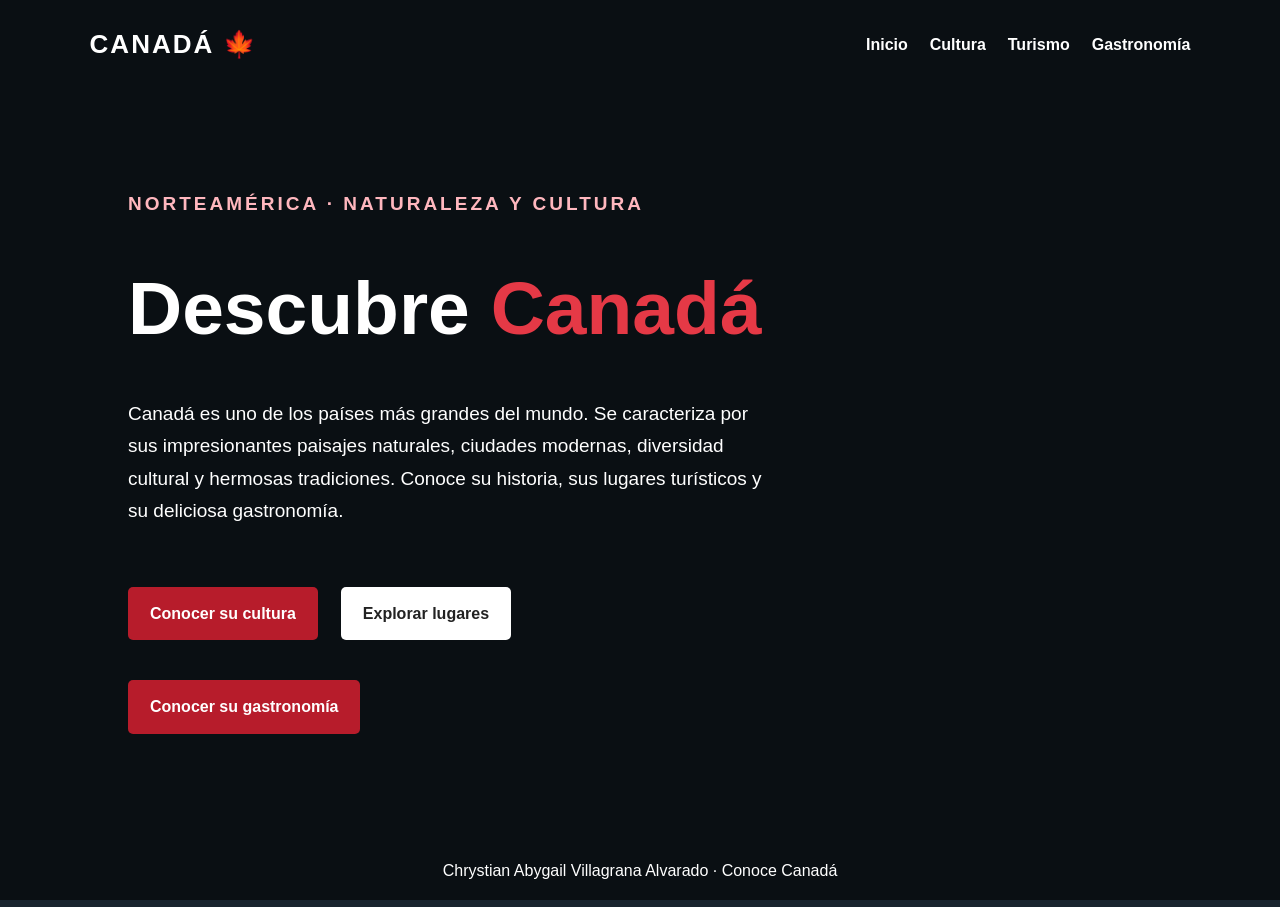
<file: index.html>
<!DOCTYPE html>
<html lang="es">
<head>
    <meta charset="UTF-8">
    <meta name="viewport" content="width=device-width, initial-scale=1.0">
    <title>Canadá</title>
    <link rel="stylesheet" href="estilos/estilos.css">
</head>
<body class="pagina-inicio">

    <video class="video-fondo" autoplay muted loop playsinline>
        <source src="video/canada.mp4" type="video/mp4">
    </video>

    <div class="capa-oscura"></div>

    <header>
        <div class="logo">CANADÁ 🍁</div>

        <nav>
            <a href="index.html">Inicio</a>
            <a href="cultura.html">Cultura</a>
            <a href="turismo.html">Turismo</a>
            <a href="gastronomia.html">Gastronomía</a>
        </nav>
    </header>

    <main class="portada">
        <p class="subtitulo">NORTEAMÉRICA · NATURALEZA Y CULTURA</p>

        <h1>Descubre <span>Canadá</span></h1>

        <p>
            Canadá es uno de los países más grandes del mundo.
            Se caracteriza por sus impresionantes paisajes naturales,
            ciudades modernas, diversidad cultural y hermosas
            tradiciones. Conoce su historia, sus lugares turísticos
            y su deliciosa gastronomía.
        </p>

        <div class="botones">
            <a href="cultura.html" class="boton">Conocer su cultura</a>
            <a href="turismo.html" class="boton boton-claro">Explorar lugares</a>
            <a href="gastronomia.html" class="boton">Conocer su gastronomía</a>
        </div>
    </main>

    <footer>
        Chrystian Abygail Villagrana Alvarado · Conoce Canadá
    </footer>

</body>
</html>
</file>
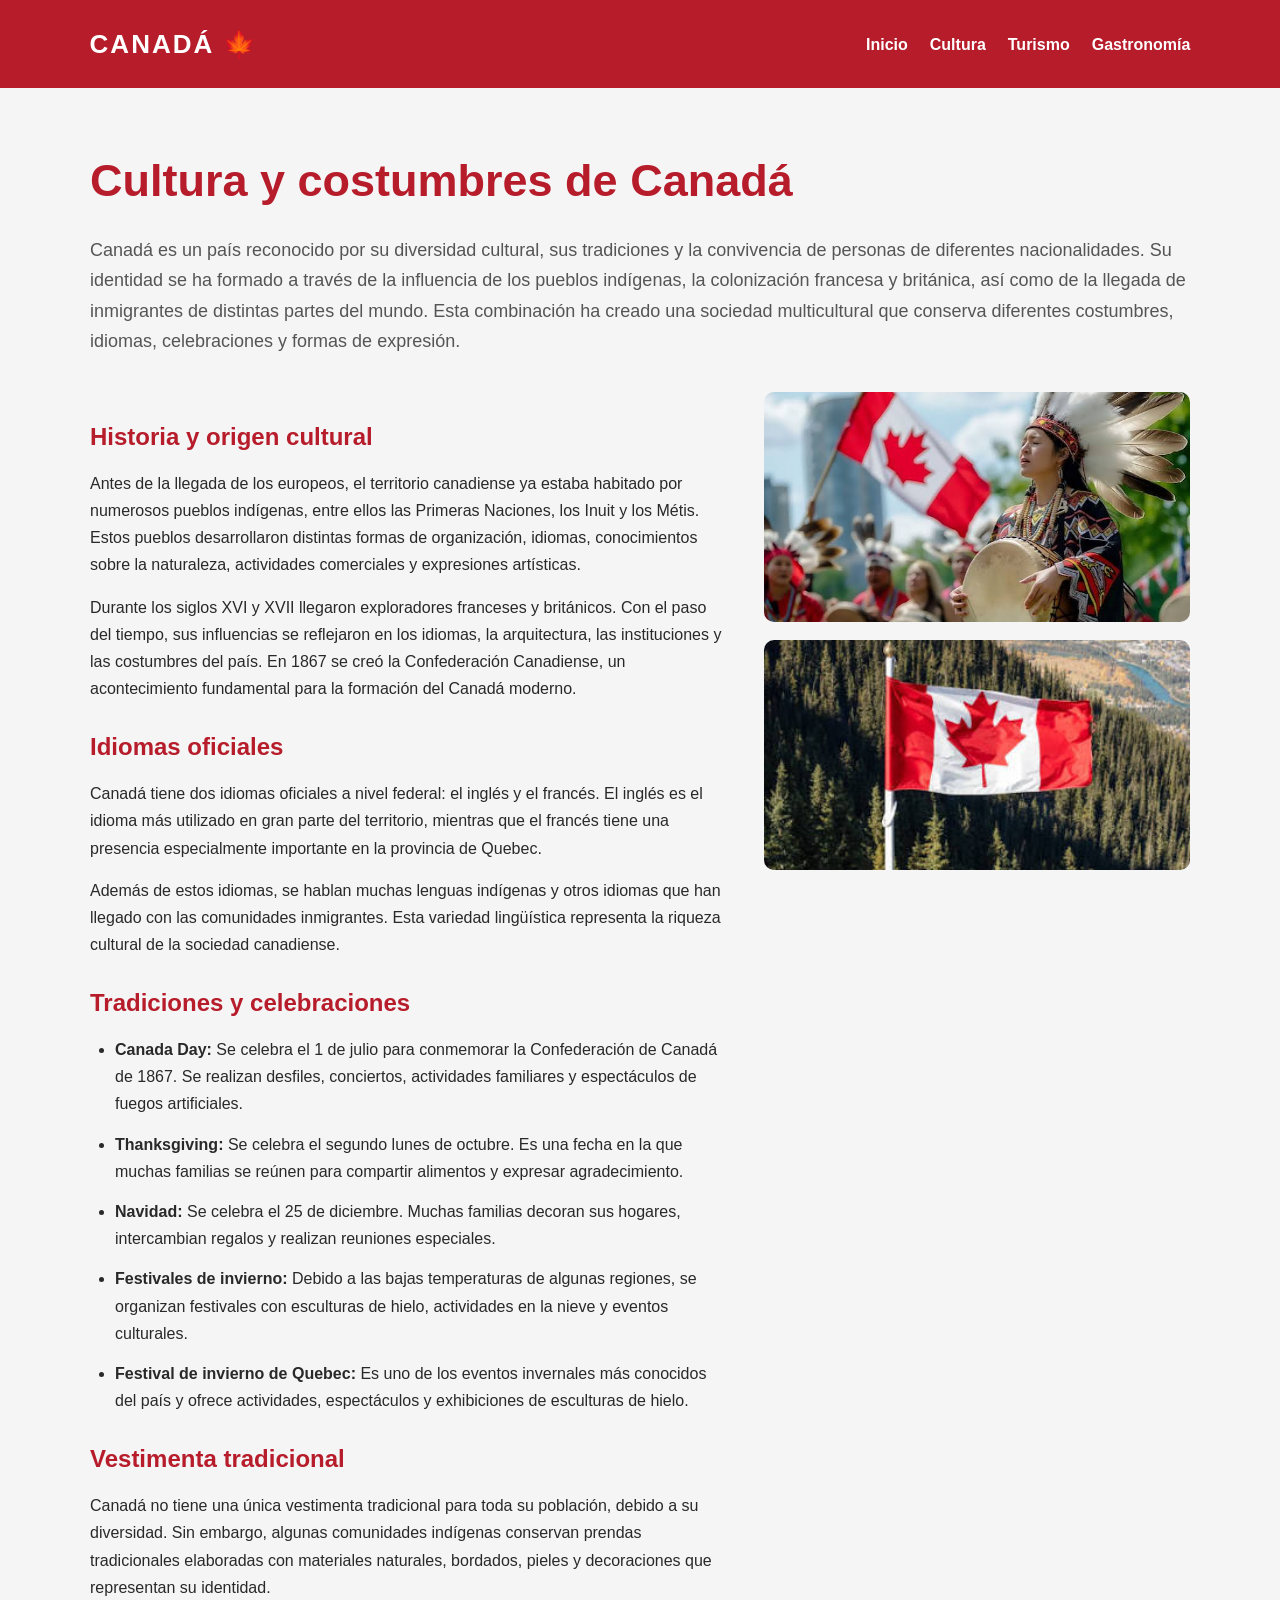
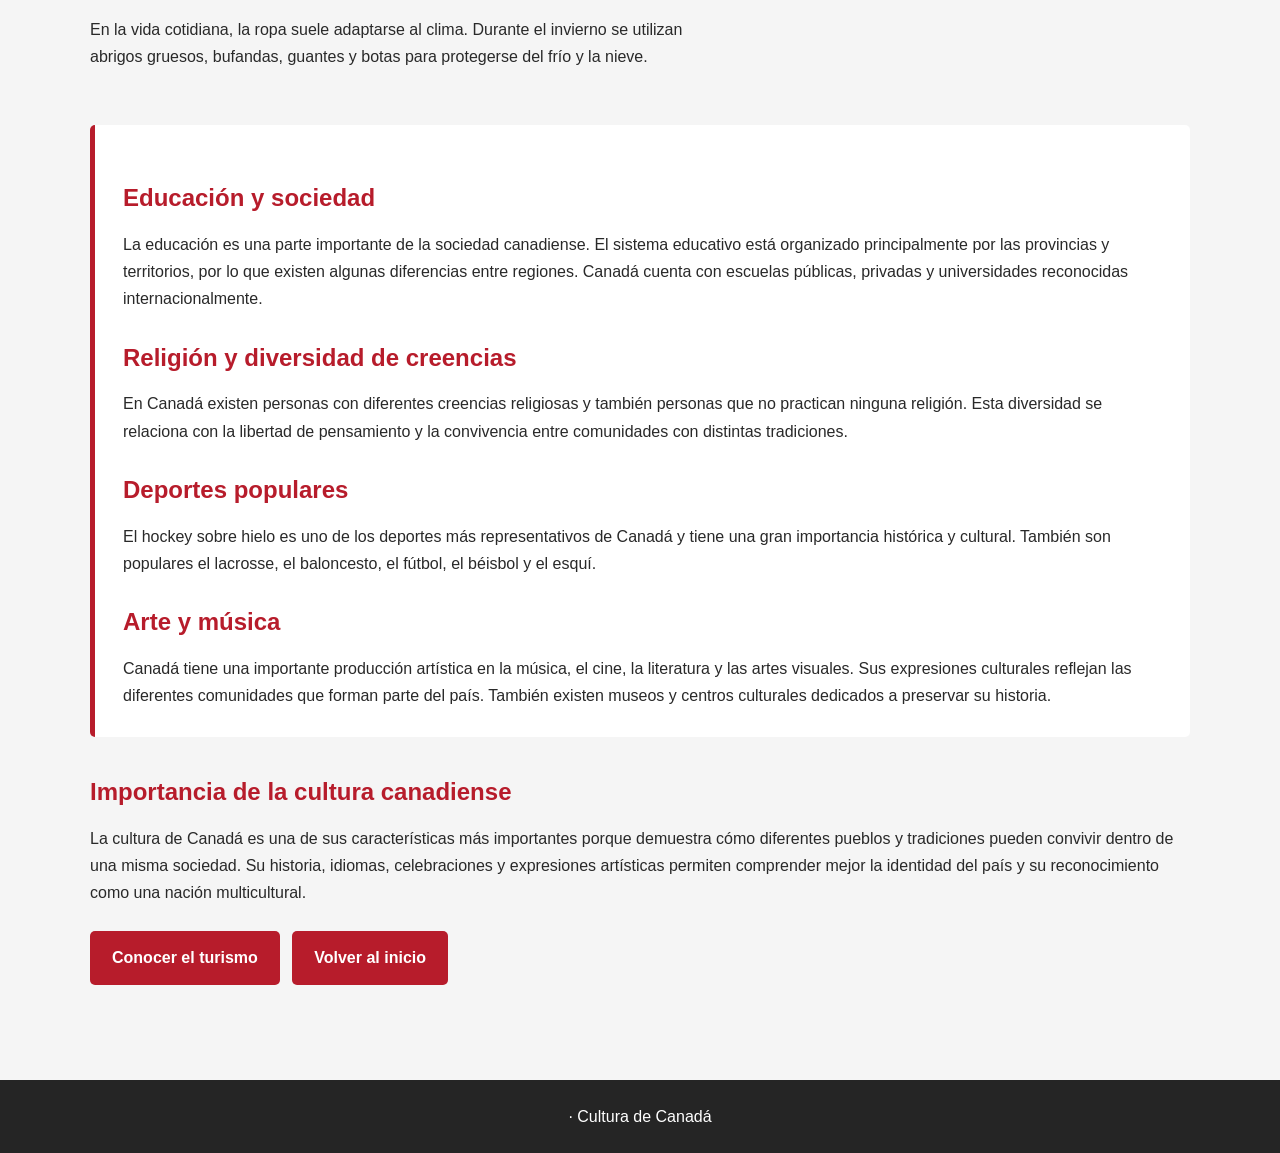
<file: cultura.html>
<!DOCTYPE html>
<html lang="es">
<head>
    <meta charset="UTF-8">
    <meta name="viewport" content="width=device-width, initial-scale=1.0">
    <title>Cultura de Canadá</title>
    <link rel="stylesheet" href="estilos/estilos.css">
</head>
<body class="pagina-interior">

<header>
    <div class="logo">CANADÁ 🍁</div>
    <nav>
        <a href="index.html">Inicio</a>
        <a href="cultura.html">Cultura</a>
        <a href="turismo.html">Turismo</a>
        <a href="gastronomia.html">Gastronomía</a>
    </nav>
</header>

<main class="contenedor">

    <h1>Cultura y costumbres de Canadá</h1>

    <p class="introduccion">
        Canadá es un país reconocido por su diversidad cultural,
        sus tradiciones y la convivencia de personas de diferentes
        nacionalidades. Su identidad se ha formado a través de la
        influencia de los pueblos indígenas, la colonización francesa
        y británica, así como de la llegada de inmigrantes de distintas
        partes del mundo. Esta combinación ha creado una sociedad
        multicultural que conserva diferentes costumbres, idiomas,
        celebraciones y formas de expresión.
    </p>

    <section class="contenido">

        <div class="texto">

            <h2>Historia y origen cultural</h2>

            <p>
                Antes de la llegada de los europeos, el territorio
                canadiense ya estaba habitado por numerosos pueblos
                indígenas, entre ellos las Primeras Naciones, los Inuit
                y los Métis. Estos pueblos desarrollaron distintas
                formas de organización, idiomas, conocimientos sobre
                la naturaleza, actividades comerciales y expresiones
                artísticas.
            </p>

            <p>
                Durante los siglos XVI y XVII llegaron exploradores
                franceses y británicos. Con el paso del tiempo,
                sus influencias se reflejaron en los idiomas,
                la arquitectura, las instituciones y las costumbres
                del país. En 1867 se creó la Confederación Canadiense,
                un acontecimiento fundamental para la formación
                del Canadá moderno.
            </p>

            <h2>Idiomas oficiales</h2>

            <p>
                Canadá tiene dos idiomas oficiales a nivel federal:
                el inglés y el francés. El inglés es el idioma más
                utilizado en gran parte del territorio, mientras
                que el francés tiene una presencia especialmente
                importante en la provincia de Quebec.
            </p>

            <p>
                Además de estos idiomas, se hablan muchas lenguas
                indígenas y otros idiomas que han llegado con
                las comunidades inmigrantes. Esta variedad
                lingüística representa la riqueza cultural
                de la sociedad canadiense.
            </p>

            <h2>Tradiciones y celebraciones</h2>

            <ul>
                <li>
                    <strong>Canada Day:</strong> Se celebra el 1 de julio
                    para conmemorar la Confederación de Canadá de 1867.
                    Se realizan desfiles, conciertos, actividades
                    familiares y espectáculos de fuegos artificiales.
                </li>

                <li>
                    <strong>Thanksgiving:</strong> Se celebra el segundo
                    lunes de octubre. Es una fecha en la que muchas
                    familias se reúnen para compartir alimentos
                    y expresar agradecimiento.
                </li>

                <li>
                    <strong>Navidad:</strong> Se celebra el 25 de diciembre.
                    Muchas familias decoran sus hogares, intercambian
                    regalos y realizan reuniones especiales.
                </li>

                <li>
                    <strong>Festivales de invierno:</strong> Debido
                    a las bajas temperaturas de algunas regiones,
                    se organizan festivales con esculturas de hielo,
                    actividades en la nieve y eventos culturales.
                </li>

                <li>
                    <strong>Festival de invierno de Quebec:</strong>
                    Es uno de los eventos invernales más conocidos
                    del país y ofrece actividades, espectáculos
                    y exhibiciones de esculturas de hielo.
                </li>
            </ul>

            <h2>Vestimenta tradicional</h2>

            <p>
                Canadá no tiene una única vestimenta tradicional
                para toda su población, debido a su diversidad.
                Sin embargo, algunas comunidades indígenas
                conservan prendas tradicionales elaboradas
                con materiales naturales, bordados, pieles
                y decoraciones que representan su identidad.
            </p>

            <p>
                En la vida cotidiana, la ropa suele adaptarse
                al clima. Durante el invierno se utilizan
                abrigos gruesos, bufandas, guantes y botas
                para protegerse del frío y la nieve.
            </p>

        </div>

        <div class="imagenes">
            <img src="imagenes/cultura-festival.jpg"
                 alt="Festival cultural de Canadá">

            <img src="imagenes/cultura-bandera.jpg"
                 alt="Bandera de Canadá">
        </div>

    </section>

    <section class="informacion">

        <h2>Educación y sociedad</h2>

        <p>
            La educación es una parte importante de la sociedad
            canadiense. El sistema educativo está organizado
            principalmente por las provincias y territorios,
            por lo que existen algunas diferencias entre regiones.
            Canadá cuenta con escuelas públicas, privadas
            y universidades reconocidas internacionalmente.
        </p>

        <h2>Religión y diversidad de creencias</h2>

        <p>
            En Canadá existen personas con diferentes creencias
            religiosas y también personas que no practican
            ninguna religión. Esta diversidad se relaciona
            con la libertad de pensamiento y la convivencia
            entre comunidades con distintas tradiciones.
        </p>

        <h2>Deportes populares</h2>

        <p>
            El hockey sobre hielo es uno de los deportes
            más representativos de Canadá y tiene una gran
            importancia histórica y cultural. También son
            populares el lacrosse, el baloncesto, el fútbol,
            el béisbol y el esquí.
        </p>

        <h2>Arte y música</h2>

        <p>
            Canadá tiene una importante producción artística
            en la música, el cine, la literatura y las artes
            visuales. Sus expresiones culturales reflejan
            las diferentes comunidades que forman parte
            del país. También existen museos y centros
            culturales dedicados a preservar su historia.
        </p>

    </section>

    <section class="conclusion">

        <h2>Importancia de la cultura canadiense</h2>

        <p>
            La cultura de Canadá es una de sus características
            más importantes porque demuestra cómo diferentes
            pueblos y tradiciones pueden convivir dentro
            de una misma sociedad. Su historia, idiomas,
            celebraciones y expresiones artísticas permiten
            comprender mejor la identidad del país y su
            reconocimiento como una nación multicultural.
        </p>

    </section>

    <a href="turismo.html" class="boton">Conocer el turismo</a>
    <a href="index.html" class="boton">Volver al inicio</a>

</main>

<footer>
    · Cultura de Canadá
</footer>

</body>
</html>
</file>
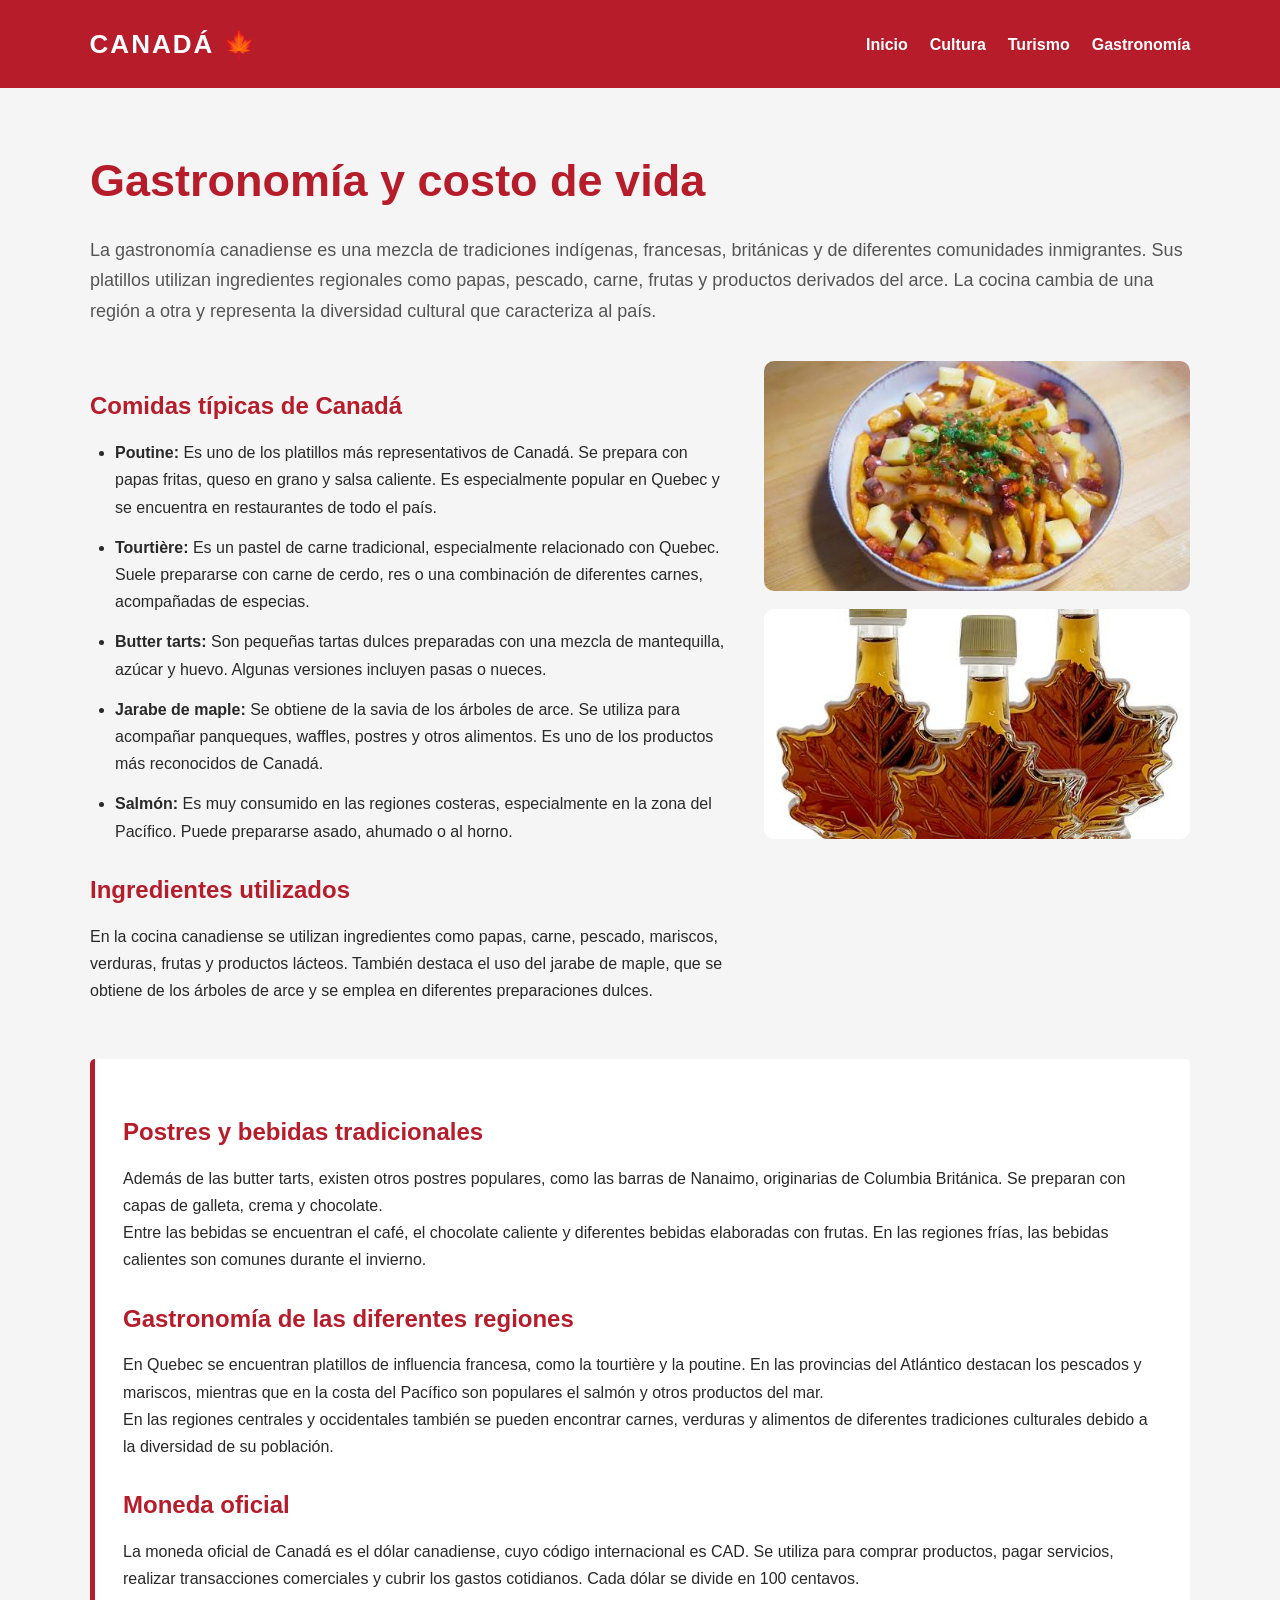
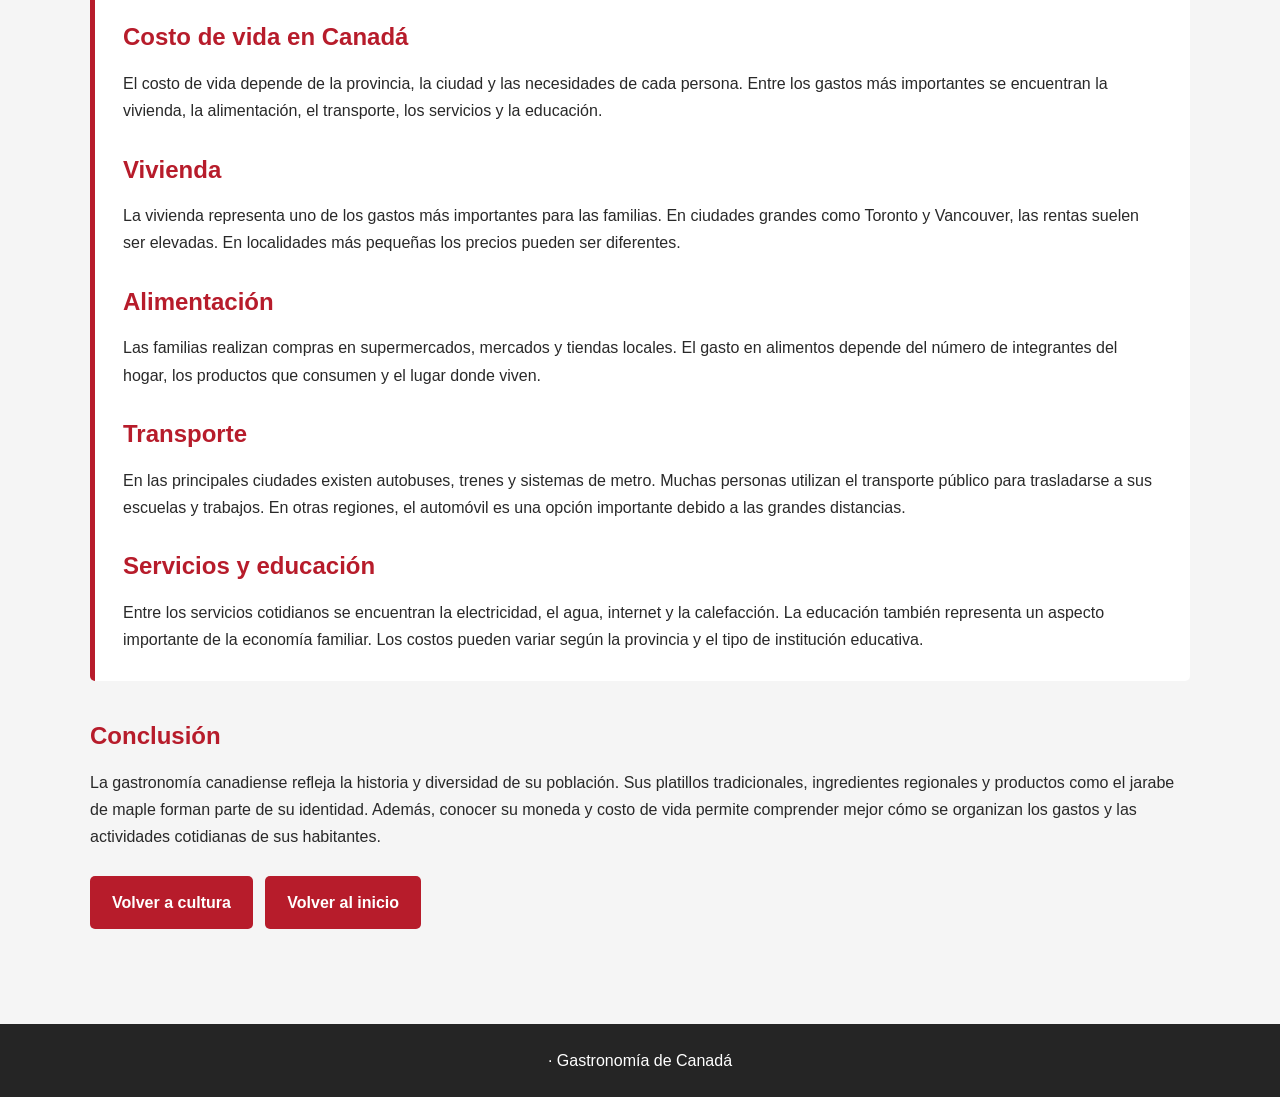
<file: gastronomia.html>
<!DOCTYPE html>
<html lang="es">
<head>
    <meta charset="UTF-8">
    <meta name="viewport" content="width=device-width, initial-scale=1.0">
    <title>Gastronomía de Canadá</title>
    <link rel="stylesheet" href="estilos/estilos.css">
</head>
<body class="pagina-interior">

<header>
    <div class="logo">CANADÁ 🍁</div>
    <nav>
        <a href="index.html">Inicio</a>
        <a href="cultura.html">Cultura</a>
        <a href="turismo.html">Turismo</a>
        <a href="gastronomia.html">Gastronomía</a>
    </nav>
</header>

<main class="contenedor">

    <h1>Gastronomía y costo de vida</h1>

    <p class="introduccion">
        La gastronomía canadiense es una mezcla de tradiciones
        indígenas, francesas, británicas y de diferentes
        comunidades inmigrantes. Sus platillos utilizan
        ingredientes regionales como papas, pescado, carne,
        frutas y productos derivados del arce. La cocina
        cambia de una región a otra y representa la diversidad
        cultural que caracteriza al país.
    </p>

    <section class="contenido">

        <div class="texto">

            <h2>Comidas típicas de Canadá</h2>

            <ul>

                <li>
                    <strong>Poutine:</strong>
                    Es uno de los platillos más representativos
                    de Canadá. Se prepara con papas fritas,
                    queso en grano y salsa caliente. Es
                    especialmente popular en Quebec y
                    se encuentra en restaurantes de todo el país.
                </li>

                <li>
                    <strong>Tourtière:</strong>
                    Es un pastel de carne tradicional,
                    especialmente relacionado con Quebec.
                    Suele prepararse con carne de cerdo,
                    res o una combinación de diferentes carnes,
                    acompañadas de especias.
                </li>

                <li>
                    <strong>Butter tarts:</strong>
                    Son pequeñas tartas dulces preparadas
                    con una mezcla de mantequilla, azúcar
                    y huevo. Algunas versiones incluyen
                    pasas o nueces.
                </li>

                <li>
                    <strong>Jarabe de maple:</strong>
                    Se obtiene de la savia de los árboles
                    de arce. Se utiliza para acompañar
                    panqueques, waffles, postres y otros
                    alimentos. Es uno de los productos
                    más reconocidos de Canadá.
                </li>

                <li>
                    <strong>Salmón:</strong>
                    Es muy consumido en las regiones costeras,
                    especialmente en la zona del Pacífico.
                    Puede prepararse asado, ahumado
                    o al horno.
                </li>

            </ul>

            <h2>Ingredientes utilizados</h2>

            <p>
                En la cocina canadiense se utilizan ingredientes
                como papas, carne, pescado, mariscos, verduras,
                frutas y productos lácteos. También destaca
                el uso del jarabe de maple, que se obtiene
                de los árboles de arce y se emplea en
                diferentes preparaciones dulces.
            </p>

        </div>

        <div class="imagenes">
            <img src="imagenes/comida-poutine.jpg"
                 alt="Platillo de poutine">

            <img src="imagenes/comida-maple.jpg"
                 alt="Panqueques con jarabe de maple">
        </div>

    </section>

    <section class="informacion">

        <h2>Postres y bebidas tradicionales</h2>

        <p>
            Además de las butter tarts, existen otros postres
            populares, como las barras de Nanaimo, originarias
            de Columbia Británica. Se preparan con capas
            de galleta, crema y chocolate.
        </p>

        <p>
            Entre las bebidas se encuentran el café,
            el chocolate caliente y diferentes bebidas
            elaboradas con frutas. En las regiones frías,
            las bebidas calientes son comunes durante
            el invierno.
        </p>

        <h2>Gastronomía de las diferentes regiones</h2>

        <p>
            En Quebec se encuentran platillos de influencia
            francesa, como la tourtière y la poutine.
            En las provincias del Atlántico destacan
            los pescados y mariscos, mientras que en
            la costa del Pacífico son populares el salmón
            y otros productos del mar.
        </p>

        <p>
            En las regiones centrales y occidentales
            también se pueden encontrar carnes, verduras
            y alimentos de diferentes tradiciones
            culturales debido a la diversidad de su población.
        </p>

        <h2>Moneda oficial</h2>

        <p>
            La moneda oficial de Canadá es el dólar canadiense,
            cuyo código internacional es CAD. Se utiliza
            para comprar productos, pagar servicios,
            realizar transacciones comerciales y cubrir
            los gastos cotidianos. Cada dólar se divide
            en 100 centavos.
        </p>

        <h2>Costo de vida en Canadá</h2>

        <p>
            El costo de vida depende de la provincia,
            la ciudad y las necesidades de cada persona.
            Entre los gastos más importantes se encuentran
            la vivienda, la alimentación, el transporte,
            los servicios y la educación.
        </p>

        <h2>Vivienda</h2>

        <p>
            La vivienda representa uno de los gastos
            más importantes para las familias. En ciudades
            grandes como Toronto y Vancouver, las rentas
            suelen ser elevadas. En localidades más pequeñas
            los precios pueden ser diferentes.
        </p>

        <h2>Alimentación</h2>

        <p>
            Las familias realizan compras en supermercados,
            mercados y tiendas locales. El gasto en alimentos
            depende del número de integrantes del hogar,
            los productos que consumen y el lugar donde viven.
        </p>

        <h2>Transporte</h2>

        <p>
            En las principales ciudades existen autobuses,
            trenes y sistemas de metro. Muchas personas
            utilizan el transporte público para trasladarse
            a sus escuelas y trabajos. En otras regiones,
            el automóvil es una opción importante debido
            a las grandes distancias.
        </p>

        <h2>Servicios y educación</h2>

        <p>
            Entre los servicios cotidianos se encuentran
            la electricidad, el agua, internet y la calefacción.
            La educación también representa un aspecto
            importante de la economía familiar. Los costos
            pueden variar según la provincia y el tipo
            de institución educativa.
        </p>

    </section>

    <section class="conclusion">

        <h2>Conclusión</h2>

        <p>
            La gastronomía canadiense refleja la historia
            y diversidad de su población. Sus platillos
            tradicionales, ingredientes regionales y productos
            como el jarabe de maple forman parte de su identidad.
            Además, conocer su moneda y costo de vida permite
            comprender mejor cómo se organizan los gastos
            y las actividades cotidianas de sus habitantes.
        </p>

    </section>

    <a href="cultura.html" class="boton">Volver a cultura</a>
    <a href="index.html" class="boton">Volver al inicio</a>

</main>

<footer>
 · Gastronomía de Canadá
</footer>

</body>
</html>
</file>
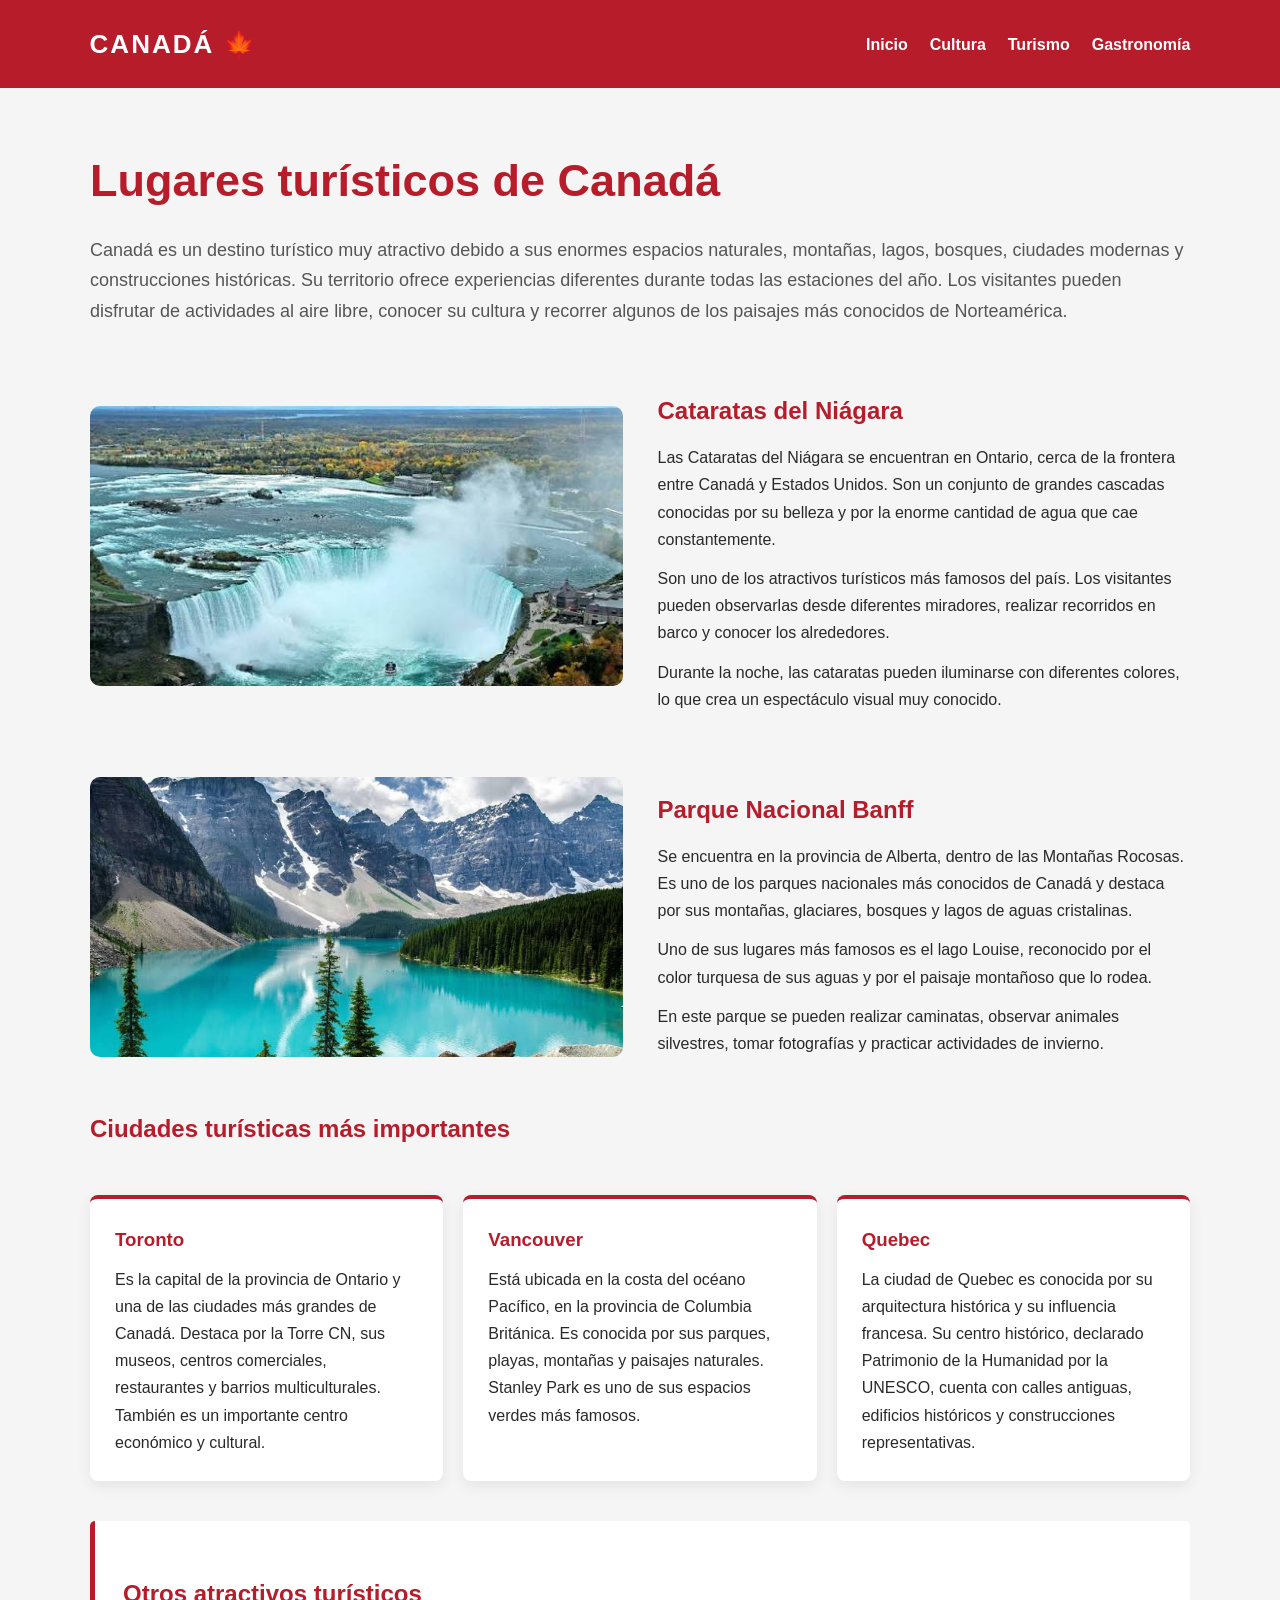
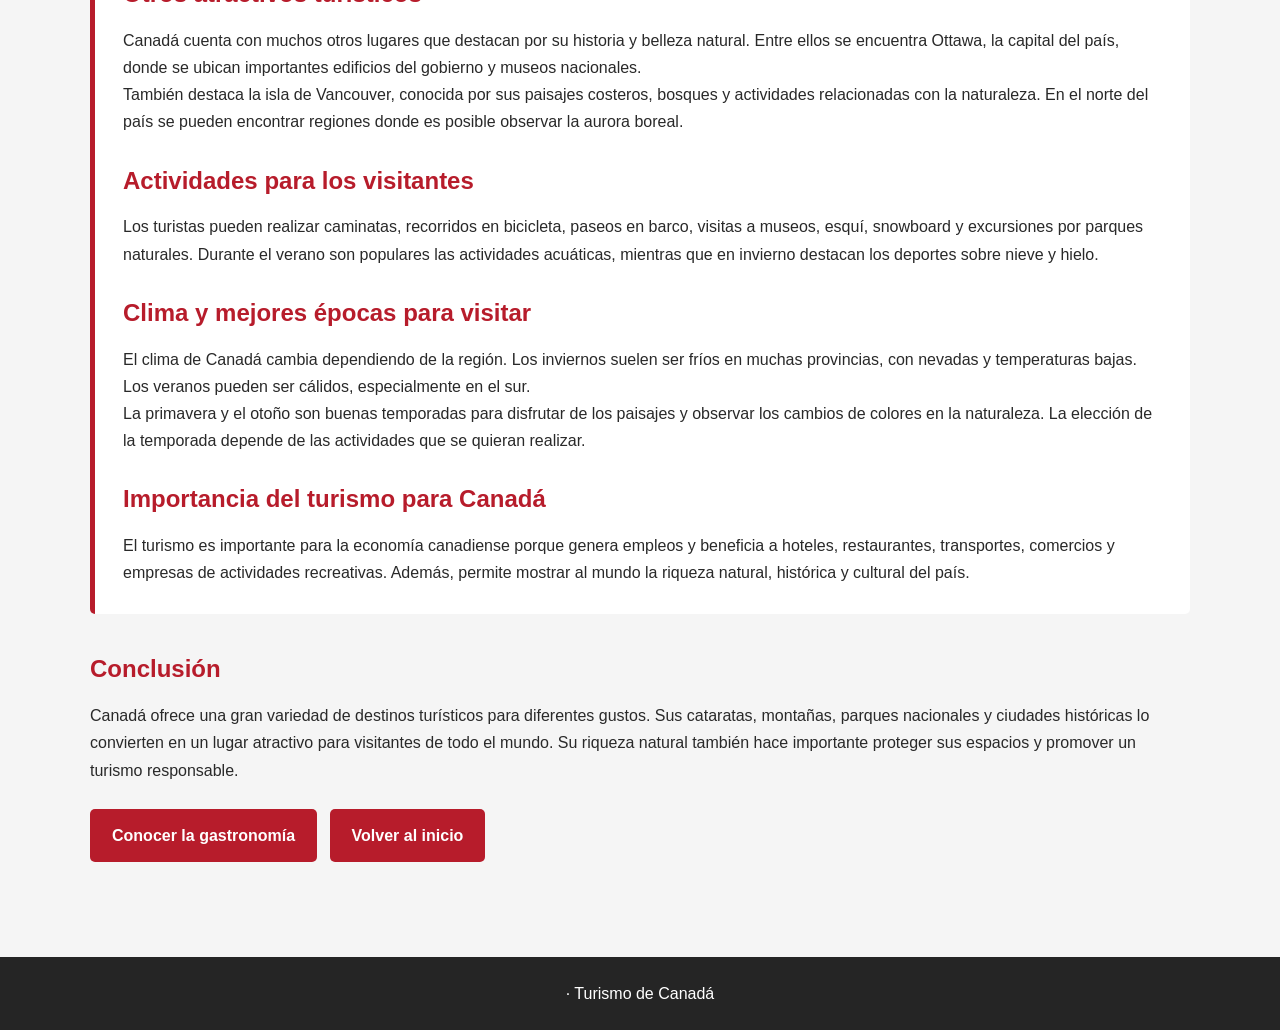
<file: turismo.html>
<!DOCTYPE html>
<html lang="es">
<head>
    <meta charset="UTF-8">
    <meta name="viewport" content="width=device-width, initial-scale=1.0">
    <title>Turismo de Canadá</title>
    <link rel="stylesheet" href="estilos/estilos.css">
</head>
<body class="pagina-interior">

<header>
    <div class="logo">CANADÁ 🍁</div>
    <nav>
        <a href="index.html">Inicio</a>
        <a href="cultura.html">Cultura</a>
        <a href="turismo.html">Turismo</a>
        <a href="gastronomia.html">Gastronomía</a>
    </nav>
</header>

<main class="contenedor">

    <h1>Lugares turísticos de Canadá</h1>

    <p class="introduccion">
        Canadá es un destino turístico muy atractivo debido
        a sus enormes espacios naturales, montañas, lagos,
        bosques, ciudades modernas y construcciones históricas.
        Su territorio ofrece experiencias diferentes durante
        todas las estaciones del año. Los visitantes pueden
        disfrutar de actividades al aire libre, conocer
        su cultura y recorrer algunos de los paisajes
        más conocidos de Norteamérica.
    </p>

    <section class="destino">

        <img src="imagenes/turismo-niagara.jpg"
             alt="Cataratas del Niágara">

        <div>
            <h2>Cataratas del Niágara</h2>

            <p>
                Las Cataratas del Niágara se encuentran en Ontario,
                cerca de la frontera entre Canadá y Estados Unidos.
                Son un conjunto de grandes cascadas conocidas
                por su belleza y por la enorme cantidad de agua
                que cae constantemente.
            </p>

            <p>
                Son uno de los atractivos turísticos más famosos
                del país. Los visitantes pueden observarlas
                desde diferentes miradores, realizar recorridos
                en barco y conocer los alrededores.
            </p>

            <p>
                Durante la noche, las cataratas pueden iluminarse
                con diferentes colores, lo que crea un espectáculo
                visual muy conocido.
            </p>
        </div>

    </section>

    <section class="destino">

        <img src="imagenes/turismo-banff.jpg"
             alt="Parque Nacional Banff">

        <div>
            <h2>Parque Nacional Banff</h2>

            <p>
                Se encuentra en la provincia de Alberta,
                dentro de las Montañas Rocosas. Es uno de
                los parques nacionales más conocidos de Canadá
                y destaca por sus montañas, glaciares,
                bosques y lagos de aguas cristalinas.
            </p>

            <p>
                Uno de sus lugares más famosos es el lago Louise,
                reconocido por el color turquesa de sus aguas
                y por el paisaje montañoso que lo rodea.
            </p>

            <p>
                En este parque se pueden realizar caminatas,
                observar animales silvestres, tomar fotografías
                y practicar actividades de invierno.
            </p>
        </div>

    </section>

    <h2>Ciudades turísticas más importantes</h2>

    <section class="tarjetas">

        <article class="tarjeta">
            <h3>Toronto</h3>

            <p>
                Es la capital de la provincia de Ontario
                y una de las ciudades más grandes de Canadá.
                Destaca por la Torre CN, sus museos,
                centros comerciales, restaurantes y barrios
                multiculturales. También es un importante
                centro económico y cultural.
            </p>
        </article>

        <article class="tarjeta">
            <h3>Vancouver</h3>

            <p>
                Está ubicada en la costa del océano Pacífico,
                en la provincia de Columbia Británica.
                Es conocida por sus parques, playas,
                montañas y paisajes naturales. Stanley Park
                es uno de sus espacios verdes más famosos.
            </p>
        </article>

        <article class="tarjeta">
            <h3>Quebec</h3>

            <p>
                La ciudad de Quebec es conocida por su
                arquitectura histórica y su influencia francesa.
                Su centro histórico, declarado Patrimonio
                de la Humanidad por la UNESCO, cuenta con
                calles antiguas, edificios históricos
                y construcciones representativas.
            </p>
        </article>

    </section>

    <section class="informacion">

        <h2>Otros atractivos turísticos</h2>

        <p>
            Canadá cuenta con muchos otros lugares que
            destacan por su historia y belleza natural.
            Entre ellos se encuentra Ottawa, la capital
            del país, donde se ubican importantes edificios
            del gobierno y museos nacionales.
        </p>

        <p>
            También destaca la isla de Vancouver, conocida
            por sus paisajes costeros, bosques y actividades
            relacionadas con la naturaleza. En el norte
            del país se pueden encontrar regiones donde
            es posible observar la aurora boreal.
        </p>

        <h2>Actividades para los visitantes</h2>

        <p>
            Los turistas pueden realizar caminatas,
            recorridos en bicicleta, paseos en barco,
            visitas a museos, esquí, snowboard y excursiones
            por parques naturales. Durante el verano
            son populares las actividades acuáticas,
            mientras que en invierno destacan los deportes
            sobre nieve y hielo.
        </p>

        <h2>Clima y mejores épocas para visitar</h2>

        <p>
            El clima de Canadá cambia dependiendo de la región.
            Los inviernos suelen ser fríos en muchas provincias,
            con nevadas y temperaturas bajas. Los veranos
            pueden ser cálidos, especialmente en el sur.
        </p>

        <p>
            La primavera y el otoño son buenas temporadas
            para disfrutar de los paisajes y observar
            los cambios de colores en la naturaleza.
            La elección de la temporada depende de las
            actividades que se quieran realizar.
        </p>

        <h2>Importancia del turismo para Canadá</h2>

        <p>
            El turismo es importante para la economía
            canadiense porque genera empleos y beneficia
            a hoteles, restaurantes, transportes,
            comercios y empresas de actividades recreativas.
            Además, permite mostrar al mundo la riqueza
            natural, histórica y cultural del país.
        </p>

    </section>

    <section class="conclusion">

        <h2>Conclusión</h2>

        <p>
            Canadá ofrece una gran variedad de destinos
            turísticos para diferentes gustos. Sus cataratas,
            montañas, parques nacionales y ciudades históricas
            lo convierten en un lugar atractivo para visitantes
            de todo el mundo. Su riqueza natural también
            hace importante proteger sus espacios y promover
            un turismo responsable.
        </p>

    </section>

    <a href="gastronomia.html" class="boton">Conocer la gastronomía</a>
    <a href="index.html" class="boton">Volver al inicio</a>

</main>

<footer>
   · Turismo de Canadá
</footer>

</body>
</html>
</file>
<file: estilos/estilos.css>
* {
    margin: 0;
    padding: 0;
    box-sizing: border-box;
}

body {
    font-family: Arial, sans-serif;
    background: #f5f5f5;
    color: #292929;
    line-height: 1.7;
}

header {
    background: #b71c2b;
    padding: 22px 7%;
    display: flex;
    justify-content: space-between;
    align-items: center;
    flex-wrap: wrap;
    gap: 20px;
    position: relative;
    z-index: 2;
}

.logo {
    color: white;
    font-size: 26px;
    font-weight: bold;
    letter-spacing: 2px;
}

nav {
    display: flex;
    gap: 22px;
    flex-wrap: wrap;
}

nav a {
    color: white;
    text-decoration: none;
    font-weight: bold;
}

nav a:hover {
    color: #ffdadd;
}

.pagina-inicio {
    background: #18232d;
    color: white;
    min-height: 100vh;
}

.video-fondo {
    position: fixed;
    width: 100%;
    height: 100%;
    object-fit: cover;
    top: 0;
    left: 0;
    z-index: -2;
}

.capa-oscura {
    position: fixed;
    inset: 0;
    background: rgba(0, 0, 0, 0.58);
    z-index: -1;
}

.pagina-inicio header {
    background: transparent;
}

.portada {
    position: relative;
    max-width: 900px;
    padding: 100px 10% 70px;
    z-index: 1;
}

.subtitulo {
    letter-spacing: 3px;
    color: #ffb7be;
    font-size: 13px;
    font-weight: bold;
}

.portada h1 {
    font-size: 75px;
    margin: 25px 0;
}

.portada h1 span {
    color: #e53946;
}

.portada p {
    font-size: 19px;
    max-width: 650px;
}

.botones {
    margin-top: 35px;
    display: flex;
    gap: 15px;
    flex-wrap: wrap;
}

.boton {
    display: inline-block;
    background: #b71c2b;
    color: white;
    text-decoration: none;
    padding: 13px 22px;
    border-radius: 5px;
    margin-top: 25px;
    margin-right: 8px;
    font-weight: bold;
}

.boton:hover {
    background: #851421;
}

.boton-claro {
    background: white;
    color: #222;
}

.boton-claro:hover {
    background: #dddddd;
}

.contenedor {
    width: 88%;
    max-width: 1100px;
    margin: auto;
    padding: 55px 0;
}

.contenedor h1 {
    color: #b71c2b;
    font-size: 45px;
    margin-bottom: 15px;
}

h2 {
    color: #b71c2b;
    margin: 25px 0 12px;
}

.introduccion {
    font-size: 18px;
    color: #555;
    margin-bottom: 35px;
}

.contenido {
    display: grid;
    grid-template-columns: 1.2fr 0.8fr;
    gap: 35px;
    align-items: start;
}

.texto p {
    margin-bottom: 15px;
}

ul {
    padding-left: 25px;
}

li {
    margin-bottom: 13px;
}

.imagenes {
    display: grid;
    gap: 18px;
}

.imagenes img {
    width: 100%;
    height: 230px;
    object-fit: cover;
    border-radius: 10px;
}

.destino {
    display: grid;
    grid-template-columns: 1fr 1fr;
    gap: 35px;
    align-items: center;
    margin: 40px 0;
}

.destino img {
    width: 100%;
    height: 280px;
    object-fit: cover;
    border-radius: 10px;
}

.destino p {
    margin-bottom: 12px;
}

.tarjetas {
    display: grid;
    grid-template-columns: repeat(3, 1fr);
    gap: 20px;
    margin-top: 45px;
}

.tarjeta {
    background: white;
    padding: 25px;
    border-radius: 8px;
    border-top: 4px solid #b71c2b;
    box-shadow: 0 5px 15px rgba(0, 0, 0, 0.07);
}

.tarjeta h3 {
    color: #b71c2b;
    margin-bottom: 10px;
}

.informacion {
    background: white;
    padding: 28px;
    margin-top: 40px;
    border-left: 5px solid #b71c2b;
    border-radius: 5px;
}

.conclusion {
    margin-top: 35px;
}

footer {
    background: #252525;
    color: white;
    text-align: center;
    padding: 23px;
    margin-top: 40px;
}

.pagina-inicio footer {
    position: relative;
    background: transparent;
    margin-top: 30px;
}

@media(max-width: 700px) {
    header {
        flex-direction: column;
        align-items: flex-start;
    }

    .contenido,
    .destino {
        grid-template-columns: 1fr;
    }

    .tarjetas {
        grid-template-columns: 1fr;
    }

    .portada {
        padding: 70px 7%;
    }

    .portada h1 {
        font-size: 52px;
    }

    .contenedor h1 {
        font-size: 36px;
    }
}
</file>
